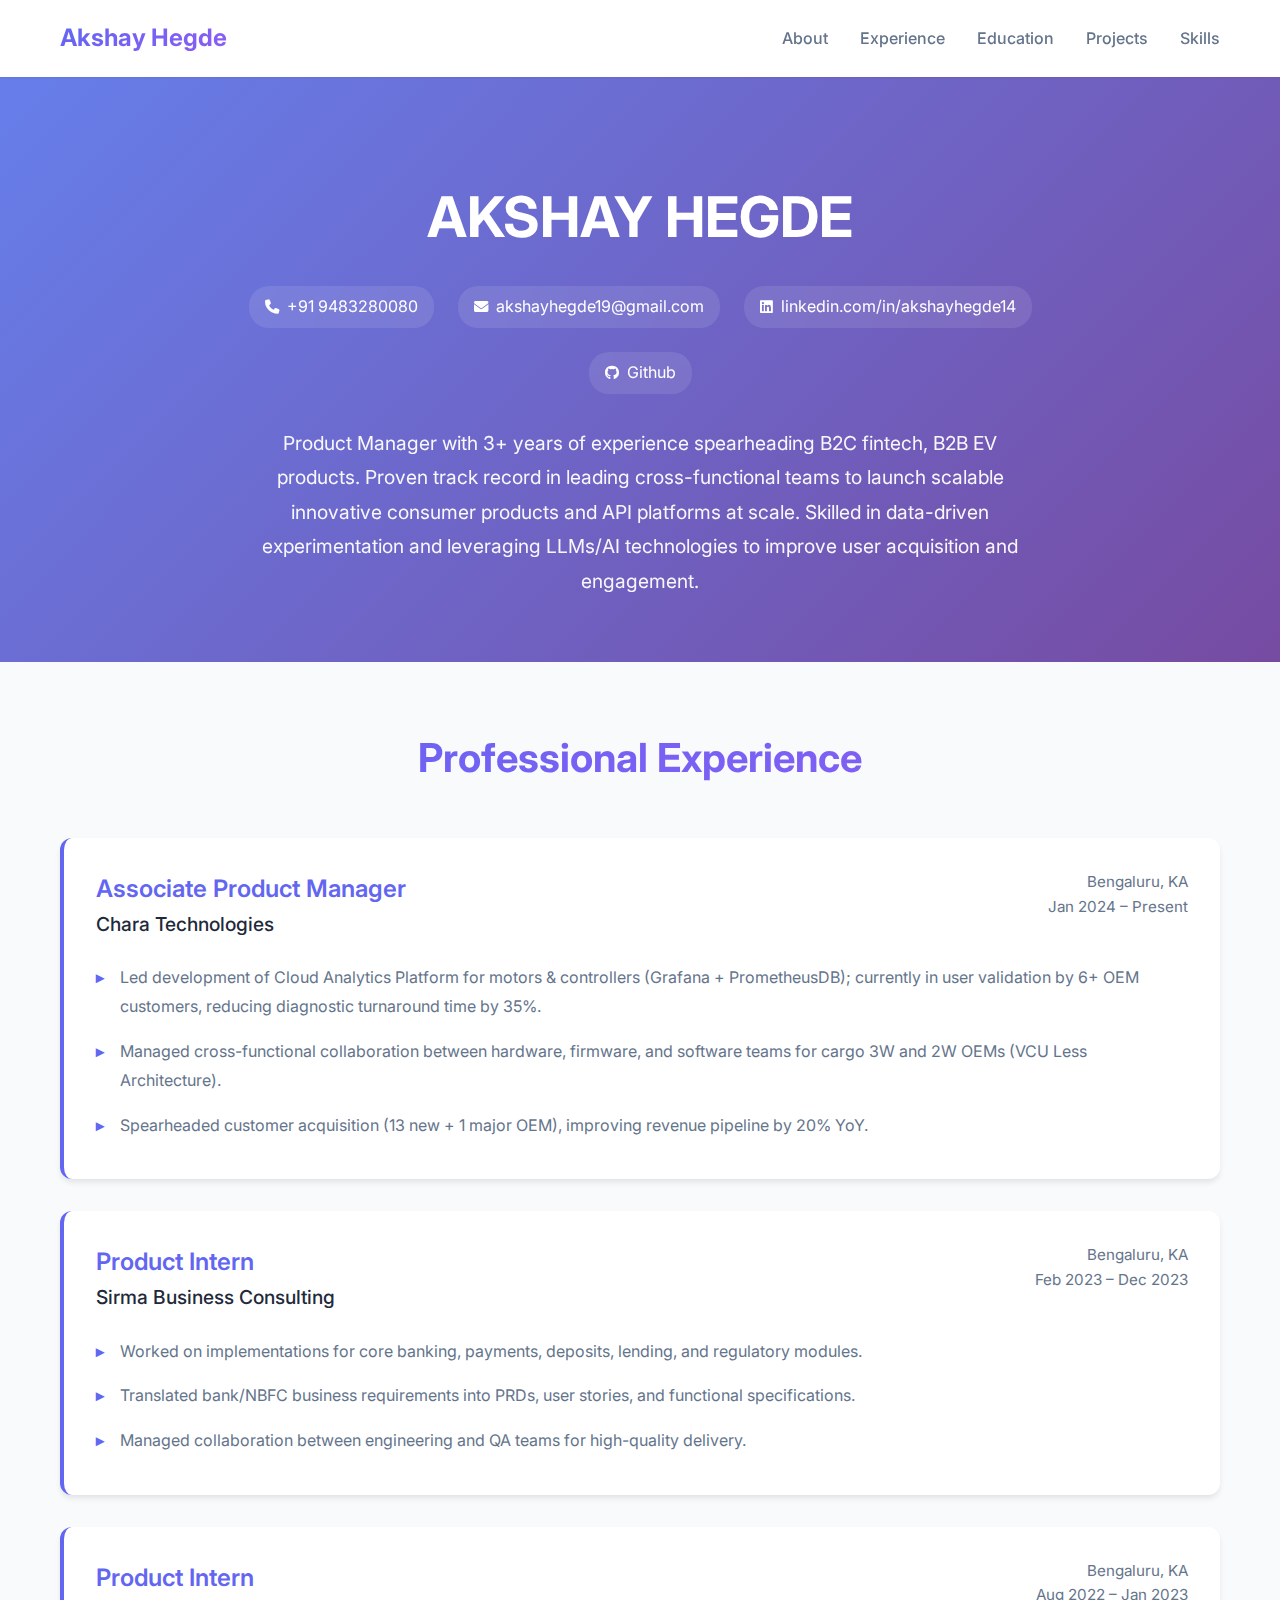
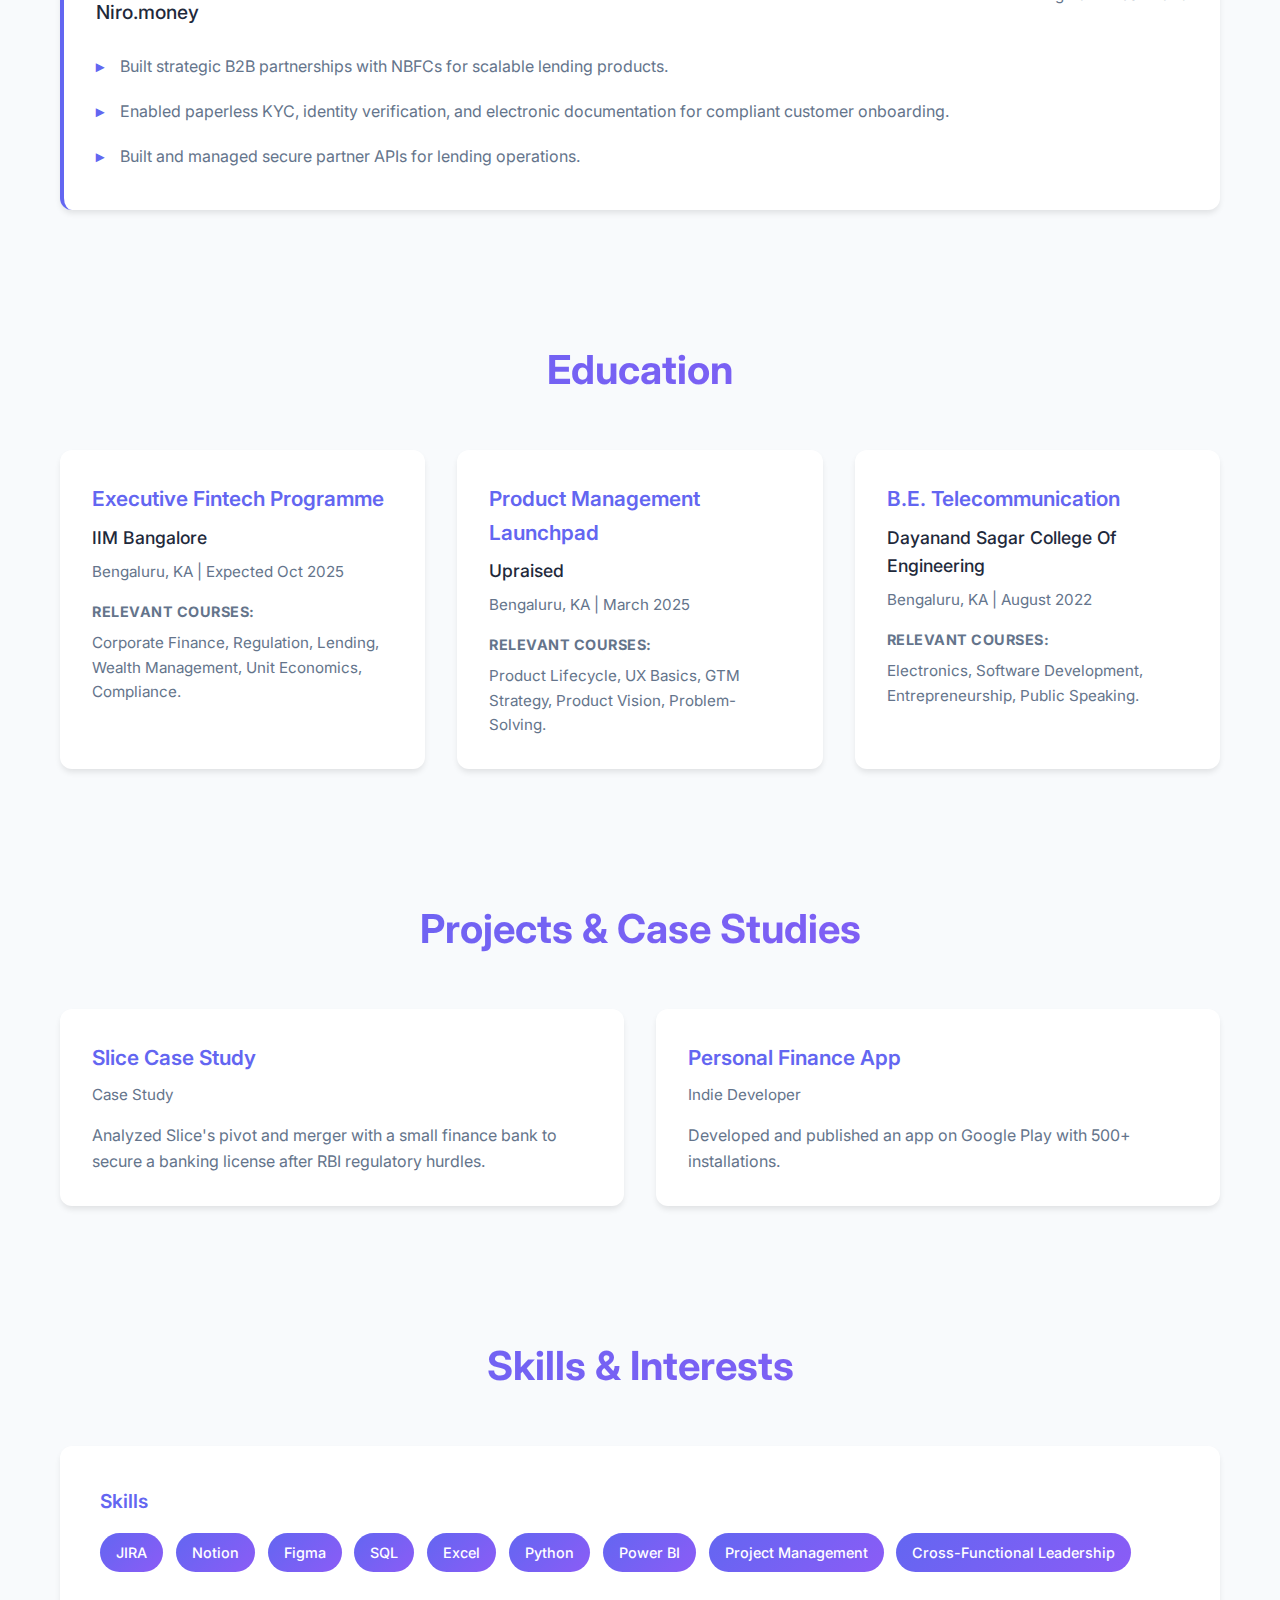
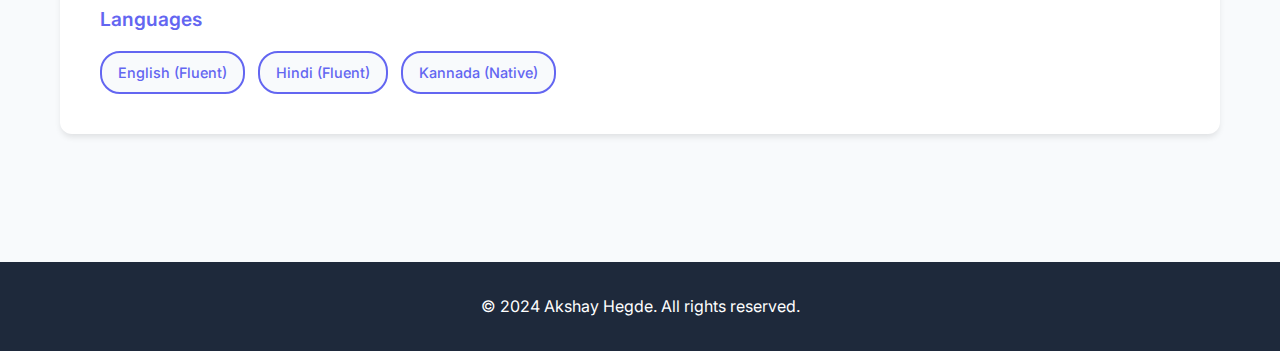
<file: index.html>
<!DOCTYPE html>
<html lang="en">
<head>
    <meta charset="UTF-8">
    <meta name="viewport" content="width=device-width, initial-scale=1.0">
    <title>Akshay Hegde - Product Manager Portfolio</title>
    <link rel="stylesheet" href="styles.css">
    <link href="https://fonts.googleapis.com/css2?family=Inter:wght@300;400;500;600;700&display=swap" rel="stylesheet">
    <link rel="stylesheet" href="https://cdnjs.cloudflare.com/ajax/libs/font-awesome/6.4.0/css/all.min.css">
</head>
<body>
    <!-- Navigation -->
    <nav class="navbar">
        <div class="container">
            <div class="nav-content">
                <h1 class="logo">Akshay Hegde</h1>
                <ul class="nav-links">
                    <li><a href="#about">About</a></li>
                    <li><a href="#experience">Experience</a></li>
                    <li><a href="#education">Education</a></li>
                    <li><a href="#projects">Projects</a></li>
                    <li><a href="#skills">Skills</a></li>
                </ul>
                <div class="hamburger">
                    <span></span>
                    <span></span>
                    <span></span>
                </div>
            </div>
        </div>
    </nav>

    <!-- Hero Section -->
    <section class="hero" id="about">
        <div class="container">
            <div class="hero-content">
                <h1 class="hero-name" data-field="name">Akshay Hegde</h1>
                <div class="contact-info" data-field="contact">
                    <span><i class="fas fa-phone"></i> +91 9483280080</span>
                    <span><i class="fas fa-envelope"></i> akshayhegde19@gmail.com</span>
                    <span><i class="fab fa-linkedin"></i> linkedin.com/in/akshayhegde14</span>
                    <span><i class="fab fa-github"></i> Github</span>
                </div>
                <p class="hero-description" data-field="description">
                    Product Manager with 3+ years of experience spearheading B2C fintech, B2B EV products. Proven track record in leading cross-functional teams to launch scalable innovative consumer products and API platforms at scale. Skilled in data-driven experimentation and leveraging LLMs/AI technologies to improve user acquisition and engagement.
                </p>
            </div>
        </div>
    </section>

    <!-- Experience Section -->
    <section class="experience" id="experience">
        <div class="container">
            <h2 class="section-title">Professional Experience</h2>
            <div class="experience-list" data-field="experience">
                <!-- Experience items will be dynamically loaded -->
            </div>
        </div>
    </section>

    <!-- Education Section -->
    <section class="education" id="education">
        <div class="container">
            <h2 class="section-title">Education</h2>
            <div class="education-list" data-field="education">
                <!-- Education items will be dynamically loaded -->
            </div>
        </div>
    </section>

    <!-- Projects Section -->
    <section class="projects" id="projects">
        <div class="container">
            <h2 class="section-title">Projects & Case Studies</h2>
            <div class="projects-grid" data-field="projects">
                <!-- Projects will be dynamically loaded -->
            </div>
        </div>
    </section>

    <!-- Skills Section -->
    <section class="skills" id="skills">
        <div class="container">
            <h2 class="section-title">Skills & Interests</h2>
            <div class="skills-content" data-field="skills">
                <!-- Skills will be dynamically loaded -->
            </div>
        </div>
    </section>

    <!-- Footer -->
    <footer class="footer">
        <div class="container">
            <p>&copy; 2024 Akshay Hegde. All rights reserved.</p>
        </div>
    </footer>

    <script src="script.js"></script>
</body>
</html>
</file>
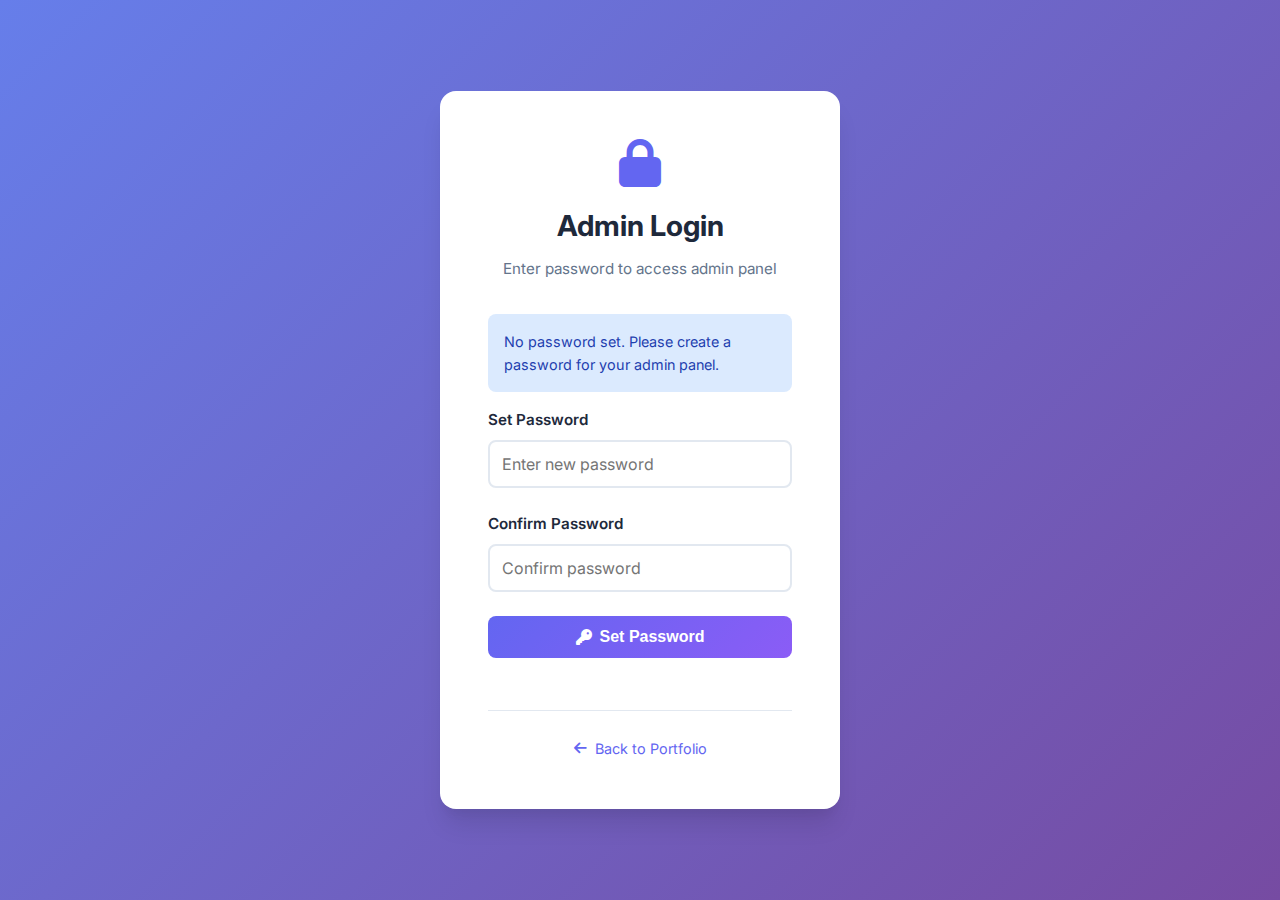
<file: admin.html>
<!DOCTYPE html>
<html lang="en">
<head>
    <meta charset="UTF-8">
    <meta name="viewport" content="width=device-width, initial-scale=1.0">
    <title>Admin Panel - Portfolio Editor</title>
    <link rel="stylesheet" href="styles.css">
    <link rel="stylesheet" href="admin.css">
    <link href="https://fonts.googleapis.com/css2?family=Inter:wght@300;400;500;600;700&display=swap" rel="stylesheet">
    <link rel="stylesheet" href="https://cdnjs.cloudflare.com/ajax/libs/font-awesome/6.4.0/css/all.min.css">
</head>
<body>
    <!-- Login Screen -->
    <div id="login-screen" class="login-screen">
        <div class="login-box">
            <div class="login-header">
                <i class="fas fa-lock"></i>
                <h2>Admin Login</h2>
                <p>Enter password to access admin panel</p>
            </div>
            <div id="login-form" class="login-form">
                <div class="form-group">
                    <label for="password-input">Password</label>
                    <input type="password" id="password-input" class="form-control" placeholder="Enter password" autofocus>
                </div>
                <button class="btn-login" onclick="checkPassword()"><i class="fas fa-sign-in-alt"></i> Login</button>
                <div id="login-error" class="login-error"></div>
            </div>
            <div id="setup-form" class="login-form" style="display: none;">
                <p class="setup-info">No password set. Please create a password for your admin panel.</p>
                <div class="form-group">
                    <label for="new-password">Set Password</label>
                    <input type="password" id="new-password" class="form-control" placeholder="Enter new password" autofocus>
                </div>
                <div class="form-group">
                    <label for="confirm-password">Confirm Password</label>
                    <input type="password" id="confirm-password" class="form-control" placeholder="Confirm password">
                </div>
                <button class="btn-login" onclick="setPassword()"><i class="fas fa-key"></i> Set Password</button>
                <div id="setup-error" class="login-error"></div>
            </div>
            <div class="login-footer">
                <a href="index.html"><i class="fas fa-arrow-left"></i> Back to Portfolio</a>
            </div>
        </div>
    </div>

    <!-- Admin Content (hidden until authenticated) -->
    <div id="admin-container" class="admin-container" style="display: none;">
        <div class="admin-header">
            <h1><i class="fas fa-cog"></i> Portfolio Admin Panel</h1>
            <div class="header-actions">
                <a href="index.html" class="btn-view-portfolio" target="_blank"><i class="fas fa-eye"></i> View Portfolio</a>
                <button class="btn-change-password" onclick="showChangePassword()"><i class="fas fa-key"></i> Change Password</button>
                <button class="btn-logout" onclick="logout()"><i class="fas fa-sign-out-alt"></i> Logout</button>
            </div>
        </div>

        <div class="admin-content">
            <!-- Personal Info Section -->
            <div class="admin-section">
                <h2><i class="fas fa-user"></i> Personal Information</h2>
                <div class="form-group">
                    <label>Full Name</label>
                    <input type="text" id="name" class="form-control">
                </div>
                <div class="form-group">
                    <label>Phone</label>
                    <input type="text" id="phone" class="form-control">
                </div>
                <div class="form-group">
                    <label>Email</label>
                    <input type="email" id="email" class="form-control">
                </div>
                <div class="form-group">
                    <label>LinkedIn</label>
                    <input type="text" id="linkedin" class="form-control">
                </div>
                <div class="form-group">
                    <label>GitHub</label>
                    <input type="text" id="github" class="form-control">
                </div>
                <div class="form-group">
                    <label>Description</label>
                    <textarea id="description" class="form-control" rows="4"></textarea>
                </div>
            </div>

            <!-- Experience Section -->
            <div class="admin-section">
                <h2><i class="fas fa-briefcase"></i> Experience</h2>
                <div id="experience-container"></div>
                <button class="btn-add" onclick="addExperience()"><i class="fas fa-plus"></i> Add Experience</button>
            </div>

            <!-- Education Section -->
            <div class="admin-section">
                <h2><i class="fas fa-graduation-cap"></i> Education</h2>
                <div id="education-container"></div>
                <button class="btn-add" onclick="addEducation()"><i class="fas fa-plus"></i> Add Education</button>
            </div>

            <!-- Projects Section -->
            <div class="admin-section">
                <h2><i class="fas fa-project-diagram"></i> Projects</h2>
                <div id="projects-container"></div>
                <button class="btn-add" onclick="addProject()"><i class="fas fa-plus"></i> Add Project</button>
            </div>

            <!-- Skills Section -->
            <div class="admin-section">
                <h2><i class="fas fa-tools"></i> Skills & Languages</h2>
                <div class="form-group">
                    <label>Skills (comma-separated)</label>
                    <input type="text" id="skills" class="form-control" placeholder="JIRA, Notion, Figma, SQL...">
                </div>
                <div class="form-group">
                    <label>Languages (comma-separated)</label>
                    <input type="text" id="languages" class="form-control" placeholder="English (Fluent), Hindi (Fluent)...">
                </div>
            </div>

            <!-- Save Button -->
            <div class="admin-actions">
                <button class="btn-save" onclick="savePortfolio()"><i class="fas fa-save"></i> Save Changes</button>
                <button class="btn-reset" onclick="resetPortfolio()"><i class="fas fa-undo"></i> Reset to Default</button>
            </div>

            <div id="save-message" class="save-message"></div>
        </div>
    </div>

    <!-- Change Password Modal -->
    <div id="password-modal" class="modal-overlay" style="display: none;">
        <div class="modal-content">
            <div class="modal-header">
                <h3><i class="fas fa-key"></i> Change Password</h3>
                <button class="modal-close" onclick="closeChangePassword()"><i class="fas fa-times"></i></button>
            </div>
            <div class="modal-body">
                <div class="form-group">
                    <label>Current Password</label>
                    <input type="password" id="current-password" class="form-control" placeholder="Enter current password">
                </div>
                <div class="form-group">
                    <label>New Password</label>
                    <input type="password" id="new-password-change" class="form-control" placeholder="Enter new password">
                </div>
                <div class="form-group">
                    <label>Confirm New Password</label>
                    <input type="password" id="confirm-password-change" class="form-control" placeholder="Confirm new password">
                </div>
                <div id="password-error" class="login-error"></div>
            </div>
            <div class="modal-footer">
                <button class="btn-reset" onclick="closeChangePassword()">Cancel</button>
                <button class="btn-save" onclick="updatePassword()"><i class="fas fa-save"></i> Update Password</button>
            </div>
        </div>
    </div>

    <script src="admin.js"></script>
</body>
</html>
</file>
<file: admin.css>
/* Admin Panel Styles */
.admin-container {
    min-height: 100vh;
    background: var(--bg-light);
    padding: 2rem 0;
}

.admin-header {
    background: linear-gradient(135deg, var(--primary-color), var(--secondary-color));
    color: white;
    padding: 2rem;
    margin-bottom: 2rem;
    box-shadow: var(--shadow-lg);
}

.admin-header h1 {
    font-size: 2rem;
    margin-bottom: 0;
    display: flex;
    align-items: center;
    gap: 1rem;
}

.admin-header {
    display: flex;
    justify-content: space-between;
    align-items: center;
    flex-wrap: wrap;
    gap: 1rem;
}

.header-actions {
    display: flex;
    gap: 1rem;
    align-items: center;
}

.back-link {
    color: white;
    text-decoration: none;
    display: inline-flex;
    align-items: center;
    gap: 0.5rem;
    opacity: 0.9;
    transition: var(--transition);
}

.back-link:hover {
    opacity: 1;
    text-decoration: underline;
}

.btn-change-password {
    background: rgba(255, 255, 255, 0.2);
    color: white;
    border: 1px solid rgba(255, 255, 255, 0.3);
    padding: 0.5rem 1rem;
    border-radius: 6px;
    cursor: pointer;
    font-size: 0.9rem;
    display: inline-flex;
    align-items: center;
    gap: 0.5rem;
    transition: var(--transition);
}

.btn-change-password:hover {
    background: rgba(255, 255, 255, 0.3);
}

.btn-logout {
    background: rgba(255, 255, 255, 0.2);
    color: white;
    border: 1px solid rgba(255, 255, 255, 0.3);
    padding: 0.5rem 1rem;
    border-radius: 6px;
    cursor: pointer;
    font-size: 0.9rem;
    display: inline-flex;
    align-items: center;
    gap: 0.5rem;
    transition: var(--transition);
}

.btn-logout:hover {
    background: rgba(255, 255, 255, 0.3);
}

.admin-content {
    max-width: 1000px;
    margin: 0 auto;
    padding: 0 20px;
}

.admin-section {
    background: var(--bg-white);
    padding: 2rem;
    margin-bottom: 2rem;
    border-radius: 12px;
    box-shadow: var(--shadow-md);
}

.admin-section h2 {
    font-size: 1.5rem;
    color: var(--primary-color);
    margin-bottom: 1.5rem;
    display: flex;
    align-items: center;
    gap: 0.5rem;
    padding-bottom: 1rem;
    border-bottom: 2px solid var(--border-color);
}

.form-group {
    margin-bottom: 1.5rem;
}

.form-group label {
    display: block;
    margin-bottom: 0.5rem;
    font-weight: 600;
    color: var(--text-primary);
    font-size: 0.95rem;
}

.form-control {
    width: 100%;
    padding: 0.75rem;
    border: 2px solid var(--border-color);
    border-radius: 8px;
    font-size: 1rem;
    font-family: inherit;
    transition: var(--transition);
    background: var(--bg-white);
}

.form-control:focus {
    outline: none;
    border-color: var(--primary-color);
    box-shadow: 0 0 0 3px rgba(99, 102, 241, 0.1);
}

textarea.form-control {
    resize: vertical;
    min-height: 100px;
}

.item-card {
    background: var(--bg-light);
    padding: 1.5rem;
    margin-bottom: 1rem;
    border-radius: 8px;
    border: 2px solid var(--border-color);
    position: relative;
}

.item-card-header {
    display: flex;
    justify-content: space-between;
    align-items: center;
    margin-bottom: 1rem;
}

.item-card-title {
    font-weight: 600;
    color: var(--primary-color);
    font-size: 1.1rem;
}

.btn-delete {
    background: #ef4444;
    color: white;
    border: none;
    padding: 0.5rem 1rem;
    border-radius: 6px;
    cursor: pointer;
    font-size: 0.9rem;
    transition: var(--transition);
}

.btn-delete:hover {
    background: #dc2626;
    transform: scale(1.05);
}

.form-row {
    display: grid;
    grid-template-columns: 1fr 1fr;
    gap: 1rem;
    margin-bottom: 1rem;
}

.form-row-3 {
    display: grid;
    grid-template-columns: 1fr 1fr 1fr;
    gap: 1rem;
    margin-bottom: 1rem;
}

.bullet-list {
    margin-top: 1rem;
}

.bullet-item {
    display: flex;
    gap: 0.5rem;
    margin-bottom: 0.5rem;
    align-items: flex-start;
}

.bullet-item input {
    flex: 1;
}

.btn-remove-bullet {
    background: #ef4444;
    color: white;
    border: none;
    padding: 0.4rem 0.8rem;
    border-radius: 6px;
    cursor: pointer;
    font-size: 0.85rem;
}

.btn-add-bullet {
    background: var(--primary-color);
    color: white;
    border: none;
    padding: 0.5rem 1rem;
    border-radius: 6px;
    cursor: pointer;
    font-size: 0.9rem;
    margin-top: 0.5rem;
    transition: var(--transition);
}

.btn-add-bullet:hover {
    background: var(--secondary-color);
}

.btn-add {
    background: linear-gradient(135deg, var(--primary-color), var(--secondary-color));
    color: white;
    border: none;
    padding: 0.75rem 1.5rem;
    border-radius: 8px;
    cursor: pointer;
    font-size: 1rem;
    font-weight: 600;
    display: inline-flex;
    align-items: center;
    gap: 0.5rem;
    transition: var(--transition);
    margin-top: 1rem;
}

.btn-add:hover {
    transform: translateY(-2px);
    box-shadow: var(--shadow-md);
}

.admin-actions {
    display: flex;
    gap: 1rem;
    justify-content: center;
    margin-top: 3rem;
    padding: 2rem;
    background: var(--bg-white);
    border-radius: 12px;
    box-shadow: var(--shadow-md);
}

.btn-save {
    background: linear-gradient(135deg, #10b981, #059669);
    color: white;
    border: none;
    padding: 1rem 2rem;
    border-radius: 8px;
    cursor: pointer;
    font-size: 1.1rem;
    font-weight: 600;
    display: inline-flex;
    align-items: center;
    gap: 0.5rem;
    transition: var(--transition);
    box-shadow: var(--shadow-md);
}

.btn-save:hover {
    transform: translateY(-2px);
    box-shadow: var(--shadow-lg);
}

.btn-reset {
    background: var(--text-secondary);
    color: white;
    border: none;
    padding: 1rem 2rem;
    border-radius: 8px;
    cursor: pointer;
    font-size: 1.1rem;
    font-weight: 600;
    display: inline-flex;
    align-items: center;
    gap: 0.5rem;
    transition: var(--transition);
}

.btn-reset:hover {
    background: var(--text-primary);
}

.save-message {
    text-align: center;
    padding: 1rem;
    margin-top: 1rem;
    border-radius: 8px;
    font-weight: 600;
    display: none;
}

.save-message.success {
    background: #d1fae5;
    color: #065f46;
    display: block;
}

.save-message.error {
    background: #fee2e2;
    color: #991b1b;
    display: block;
}

/* Login Screen Styles */
.login-screen {
    position: fixed;
    top: 0;
    left: 0;
    width: 100%;
    height: 100%;
    background: linear-gradient(135deg, #667eea 0%, #764ba2 100%);
    display: flex;
    justify-content: center;
    align-items: center;
    z-index: 9999;
}

.login-box {
    background: white;
    padding: 3rem;
    border-radius: 16px;
    box-shadow: 0 20px 25px -5px rgba(0, 0, 0, 0.1), 0 10px 10px -5px rgba(0, 0, 0, 0.04);
    width: 100%;
    max-width: 400px;
    animation: fadeInUp 0.5s ease;
}

.login-header {
    text-align: center;
    margin-bottom: 2rem;
}

.login-header i {
    font-size: 3rem;
    color: var(--primary-color);
    margin-bottom: 1rem;
}

.login-header h2 {
    font-size: 1.8rem;
    color: var(--text-primary);
    margin-bottom: 0.5rem;
}

.login-header p {
    color: var(--text-secondary);
    font-size: 0.95rem;
}

.login-form {
    margin-bottom: 1rem;
}

.btn-login {
    width: 100%;
    background: linear-gradient(135deg, var(--primary-color), var(--secondary-color));
    color: white;
    border: none;
    padding: 0.75rem;
    border-radius: 8px;
    font-size: 1rem;
    font-weight: 600;
    cursor: pointer;
    display: flex;
    align-items: center;
    justify-content: center;
    gap: 0.5rem;
    transition: var(--transition);
    margin-top: 1rem;
}

.btn-login:hover {
    transform: translateY(-2px);
    box-shadow: var(--shadow-md);
}

.login-error {
    color: #ef4444;
    font-size: 0.9rem;
    margin-top: 0.5rem;
    min-height: 20px;
}

.setup-info {
    background: #dbeafe;
    color: #1e40af;
    padding: 1rem;
    border-radius: 8px;
    margin-bottom: 1rem;
    font-size: 0.9rem;
}

.login-footer {
    text-align: center;
    margin-top: 1.5rem;
    padding-top: 1.5rem;
    border-top: 1px solid var(--border-color);
}

.login-footer a {
    color: var(--primary-color);
    text-decoration: none;
    font-size: 0.9rem;
    display: inline-flex;
    align-items: center;
    gap: 0.5rem;
    transition: var(--transition);
}

.login-footer a:hover {
    text-decoration: underline;
}

/* Modal Styles */
.modal-overlay {
    position: fixed;
    top: 0;
    left: 0;
    width: 100%;
    height: 100%;
    background: rgba(0, 0, 0, 0.5);
    display: flex;
    justify-content: center;
    align-items: center;
    z-index: 10000;
    backdrop-filter: blur(4px);
}

.modal-content {
    background: white;
    border-radius: 12px;
    box-shadow: var(--shadow-lg);
    width: 90%;
    max-width: 500px;
    max-height: 90vh;
    overflow-y: auto;
    animation: fadeInUp 0.3s ease;
}

.modal-header {
    padding: 1.5rem;
    border-bottom: 2px solid var(--border-color);
    display: flex;
    justify-content: space-between;
    align-items: center;
}

.modal-header h3 {
    font-size: 1.3rem;
    color: var(--primary-color);
    display: flex;
    align-items: center;
    gap: 0.5rem;
    margin: 0;
}

.modal-close {
    background: none;
    border: none;
    font-size: 1.5rem;
    color: var(--text-secondary);
    cursor: pointer;
    padding: 0.25rem 0.5rem;
    border-radius: 4px;
    transition: var(--transition);
}

.modal-close:hover {
    background: var(--bg-light);
    color: var(--text-primary);
}

.modal-body {
    padding: 1.5rem;
}

.modal-footer {
    padding: 1.5rem;
    border-top: 2px solid var(--border-color);
    display: flex;
    gap: 1rem;
    justify-content: flex-end;
}

.modal-footer button {
    padding: 0.75rem 1.5rem;
}

@media (max-width: 768px) {
    .form-row,
    .form-row-3 {
        grid-template-columns: 1fr;
    }

    .admin-actions {
        flex-direction: column;
    }

    .btn-save,
    .btn-reset {
        width: 100%;
        justify-content: center;
    }

    .login-box {
        padding: 2rem;
        margin: 1rem;
    }

    .admin-header {
        flex-direction: column;
        align-items: flex-start;
    }

    .header-actions {
        width: 100%;
        flex-direction: column;
        gap: 0.5rem;
    }

    .btn-change-password,
    .btn-logout {
        width: 100%;
        justify-content: center;
    }
}
</file>
<file: styles.css>
/* Reset and Base Styles */
* {
    margin: 0;
    padding: 0;
    box-sizing: border-box;
}

:root {
    --primary-color: #6366f1;
    --secondary-color: #8b5cf6;
    --text-primary: #1e293b;
    --text-secondary: #64748b;
    --bg-light: #f8fafc;
    --bg-white: #ffffff;
    --border-color: #e2e8f0;
    --shadow-sm: 0 1px 2px 0 rgba(0, 0, 0, 0.05);
    --shadow-md: 0 4px 6px -1px rgba(0, 0, 0, 0.1);
    --shadow-lg: 0 10px 15px -3px rgba(0, 0, 0, 0.1);
    --transition: all 0.3s ease;
}

body {
    font-family: 'Inter', -apple-system, BlinkMacSystemFont, 'Segoe UI', sans-serif;
    color: var(--text-primary);
    line-height: 1.6;
    background-color: var(--bg-light);
}

.container {
    max-width: 1200px;
    margin: 0 auto;
    padding: 0 20px;
}

/* Navigation */
.navbar {
    background: var(--bg-white);
    box-shadow: var(--shadow-sm);
    position: sticky;
    top: 0;
    z-index: 1000;
    backdrop-filter: blur(10px);
}

.nav-content {
    display: flex;
    justify-content: space-between;
    align-items: center;
    padding: 1.2rem 0;
}

.logo {
    font-size: 1.5rem;
    font-weight: 700;
    background: linear-gradient(135deg, var(--primary-color), var(--secondary-color));
    -webkit-background-clip: text;
    -webkit-text-fill-color: transparent;
    background-clip: text;
}

.nav-links {
    display: flex;
    list-style: none;
    gap: 2rem;
    align-items: center;
}

.nav-links a {
    text-decoration: none;
    color: var(--text-secondary);
    font-weight: 500;
    transition: var(--transition);
    position: relative;
}

.nav-links a:hover {
    color: var(--primary-color);
}

.nav-links a::after {
    content: '';
    position: absolute;
    bottom: -5px;
    left: 0;
    width: 0;
    height: 2px;
    background: var(--primary-color);
    transition: var(--transition);
}

.nav-links a:hover::after {
    width: 100%;
}

.admin-link {
    background: linear-gradient(135deg, var(--primary-color), var(--secondary-color));
    color: white !important;
    padding: 0.5rem 1rem;
    border-radius: 8px;
    font-size: 0.9rem;
}

.admin-link::after {
    display: none;
}

.hamburger {
    display: none;
    flex-direction: column;
    cursor: pointer;
    gap: 4px;
}

.hamburger span {
    width: 25px;
    height: 3px;
    background: var(--text-primary);
    border-radius: 2px;
    transition: var(--transition);
}

/* Hero Section */
.hero {
    background: linear-gradient(135deg, #667eea 0%, #764ba2 100%);
    color: white;
    padding: 6rem 0 4rem;
    text-align: center;
}

.hero-content {
    max-width: 800px;
    margin: 0 auto;
}

.hero-name {
    font-size: 3.5rem;
    font-weight: 700;
    margin-bottom: 1.5rem;
    animation: fadeInUp 0.8s ease;
}

.contact-info {
    display: flex;
    flex-wrap: wrap;
    justify-content: center;
    gap: 1.5rem;
    margin-bottom: 2rem;
    font-size: 1rem;
    animation: fadeInUp 0.8s ease 0.2s both;
}

.contact-info span {
    display: flex;
    align-items: center;
    gap: 0.5rem;
    background: rgba(255, 255, 255, 0.1);
    padding: 0.5rem 1rem;
    border-radius: 20px;
    backdrop-filter: blur(10px);
}

.contact-info i {
    font-size: 0.9rem;
}

.hero-description {
    font-size: 1.2rem;
    line-height: 1.8;
    opacity: 0.95;
    animation: fadeInUp 0.8s ease 0.4s both;
}

/* Sections */
section {
    padding: 4rem 0;
}

.section-title {
    font-size: 2.5rem;
    font-weight: 700;
    margin-bottom: 3rem;
    text-align: center;
    background: linear-gradient(135deg, var(--primary-color), var(--secondary-color));
    -webkit-background-clip: text;
    -webkit-text-fill-color: transparent;
    background-clip: text;
}

/* Experience Section */
.experience-list {
    display: flex;
    flex-direction: column;
    gap: 2rem;
}

.experience-item {
    background: var(--bg-white);
    padding: 2rem;
    border-radius: 12px;
    box-shadow: var(--shadow-md);
    transition: var(--transition);
    border-left: 4px solid var(--primary-color);
}

.experience-item:hover {
    transform: translateY(-5px);
    box-shadow: var(--shadow-lg);
}

.experience-header {
    display: flex;
    justify-content: space-between;
    align-items: flex-start;
    margin-bottom: 1rem;
    flex-wrap: wrap;
    gap: 1rem;
}

.experience-title {
    font-size: 1.5rem;
    font-weight: 600;
    color: var(--primary-color);
}

.experience-company {
    font-size: 1.2rem;
    font-weight: 500;
    color: var(--text-primary);
}

.experience-meta {
    text-align: right;
    color: var(--text-secondary);
    font-size: 0.95rem;
}

.experience-description {
    color: var(--text-secondary);
    line-height: 1.8;
    margin-top: 1rem;
}

.experience-description ul {
    list-style: none;
    padding-left: 0;
}

.experience-description li {
    padding: 0.5rem 0;
    padding-left: 1.5rem;
    position: relative;
}

.experience-description li::before {
    content: '▸';
    position: absolute;
    left: 0;
    color: var(--primary-color);
    font-weight: bold;
}

/* Education Section */
.education-list {
    display: grid;
    grid-template-columns: repeat(auto-fit, minmax(350px, 1fr));
    gap: 2rem;
}

.education-item {
    background: var(--bg-white);
    padding: 2rem;
    border-radius: 12px;
    box-shadow: var(--shadow-md);
    transition: var(--transition);
}

.education-item:hover {
    transform: translateY(-5px);
    box-shadow: var(--shadow-lg);
}

.education-title {
    font-size: 1.3rem;
    font-weight: 600;
    color: var(--primary-color);
    margin-bottom: 0.5rem;
}

.education-school {
    font-size: 1.1rem;
    font-weight: 500;
    color: var(--text-primary);
    margin-bottom: 0.5rem;
}

.education-meta {
    color: var(--text-secondary);
    font-size: 0.95rem;
    margin-bottom: 1rem;
}

.education-courses {
    margin-top: 1rem;
}

.education-courses h4 {
    font-size: 0.9rem;
    color: var(--text-secondary);
    margin-bottom: 0.5rem;
    text-transform: uppercase;
    letter-spacing: 0.5px;
}

.education-courses p {
    color: var(--text-secondary);
    font-size: 0.95rem;
    line-height: 1.6;
}

/* Projects Section */
.projects-grid {
    display: grid;
    grid-template-columns: repeat(auto-fit, minmax(300px, 1fr));
    gap: 2rem;
}

.project-item {
    background: var(--bg-white);
    padding: 2rem;
    border-radius: 12px;
    box-shadow: var(--shadow-md);
    transition: var(--transition);
}

.project-item:hover {
    transform: translateY(-5px);
    box-shadow: var(--shadow-lg);
}

.project-title {
    font-size: 1.3rem;
    font-weight: 600;
    color: var(--primary-color);
    margin-bottom: 0.5rem;
}

.project-role {
    color: var(--text-secondary);
    font-size: 0.95rem;
    margin-bottom: 1rem;
}

.project-description {
    color: var(--text-secondary);
    line-height: 1.6;
}

/* Skills Section */
.skills-content {
    background: var(--bg-white);
    padding: 2.5rem;
    border-radius: 12px;
    box-shadow: var(--shadow-md);
}

.skills-section {
    margin-bottom: 2rem;
}

.skills-section:last-child {
    margin-bottom: 0;
}

.skills-section h3 {
    font-size: 1.2rem;
    font-weight: 600;
    color: var(--primary-color);
    margin-bottom: 1rem;
}

.skills-list {
    display: flex;
    flex-wrap: wrap;
    gap: 0.8rem;
}

.skill-tag {
    background: linear-gradient(135deg, var(--primary-color), var(--secondary-color));
    color: white;
    padding: 0.5rem 1rem;
    border-radius: 20px;
    font-size: 0.9rem;
    font-weight: 500;
}

.language-tag {
    background: var(--bg-light);
    color: var(--primary-color);
    border: 2px solid var(--primary-color);
}

/* Footer */
.footer {
    background: var(--text-primary);
    color: white;
    text-align: center;
    padding: 2rem 0;
    margin-top: 4rem;
}

/* Save Alert */
.save-alert {
    position: fixed;
    top: 20px;
    right: 20px;
    background: linear-gradient(135deg, #10b981, #059669);
    color: white;
    padding: 1rem 1.5rem;
    border-radius: 12px;
    box-shadow: 0 10px 25px rgba(16, 185, 129, 0.3);
    display: flex;
    align-items: center;
    gap: 0.75rem;
    font-weight: 500;
    font-size: 1rem;
    z-index: 10000;
    opacity: 0;
    transform: translateY(-20px);
    transition: all 0.3s ease;
}

.save-alert.show {
    opacity: 1;
    transform: translateY(0);
}

.save-alert i {
    font-size: 1.5rem;
}

/* Animations */
@keyframes fadeInUp {
    from {
        opacity: 0;
        transform: translateY(30px);
    }

    to {
        opacity: 1;
        transform: translateY(0);
    }
}

/* Responsive Design */
@media (max-width: 768px) {
    .nav-links {
        display: none;
    }

    .hamburger {
        display: flex;
    }

    .hero-name {
        font-size: 2.5rem;
    }

    .contact-info {
        flex-direction: column;
        gap: 0.8rem;
    }

    .contact-info span {
        justify-content: center;
    }

    .section-title {
        font-size: 2rem;
    }

    .experience-header {
        flex-direction: column;
    }

    .experience-meta {
        text-align: left;
    }

    .education-list {
        grid-template-columns: 1fr;
    }

    .projects-grid {
        grid-template-columns: 1fr;
    }
}

@media (max-width: 480px) {
    .hero {
        padding: 4rem 0 3rem;
    }

    .hero-name {
        font-size: 2rem;
    }

    .hero-description {
        font-size: 1rem;
    }

    section {
        padding: 3rem 0;
    }
}
</file>
